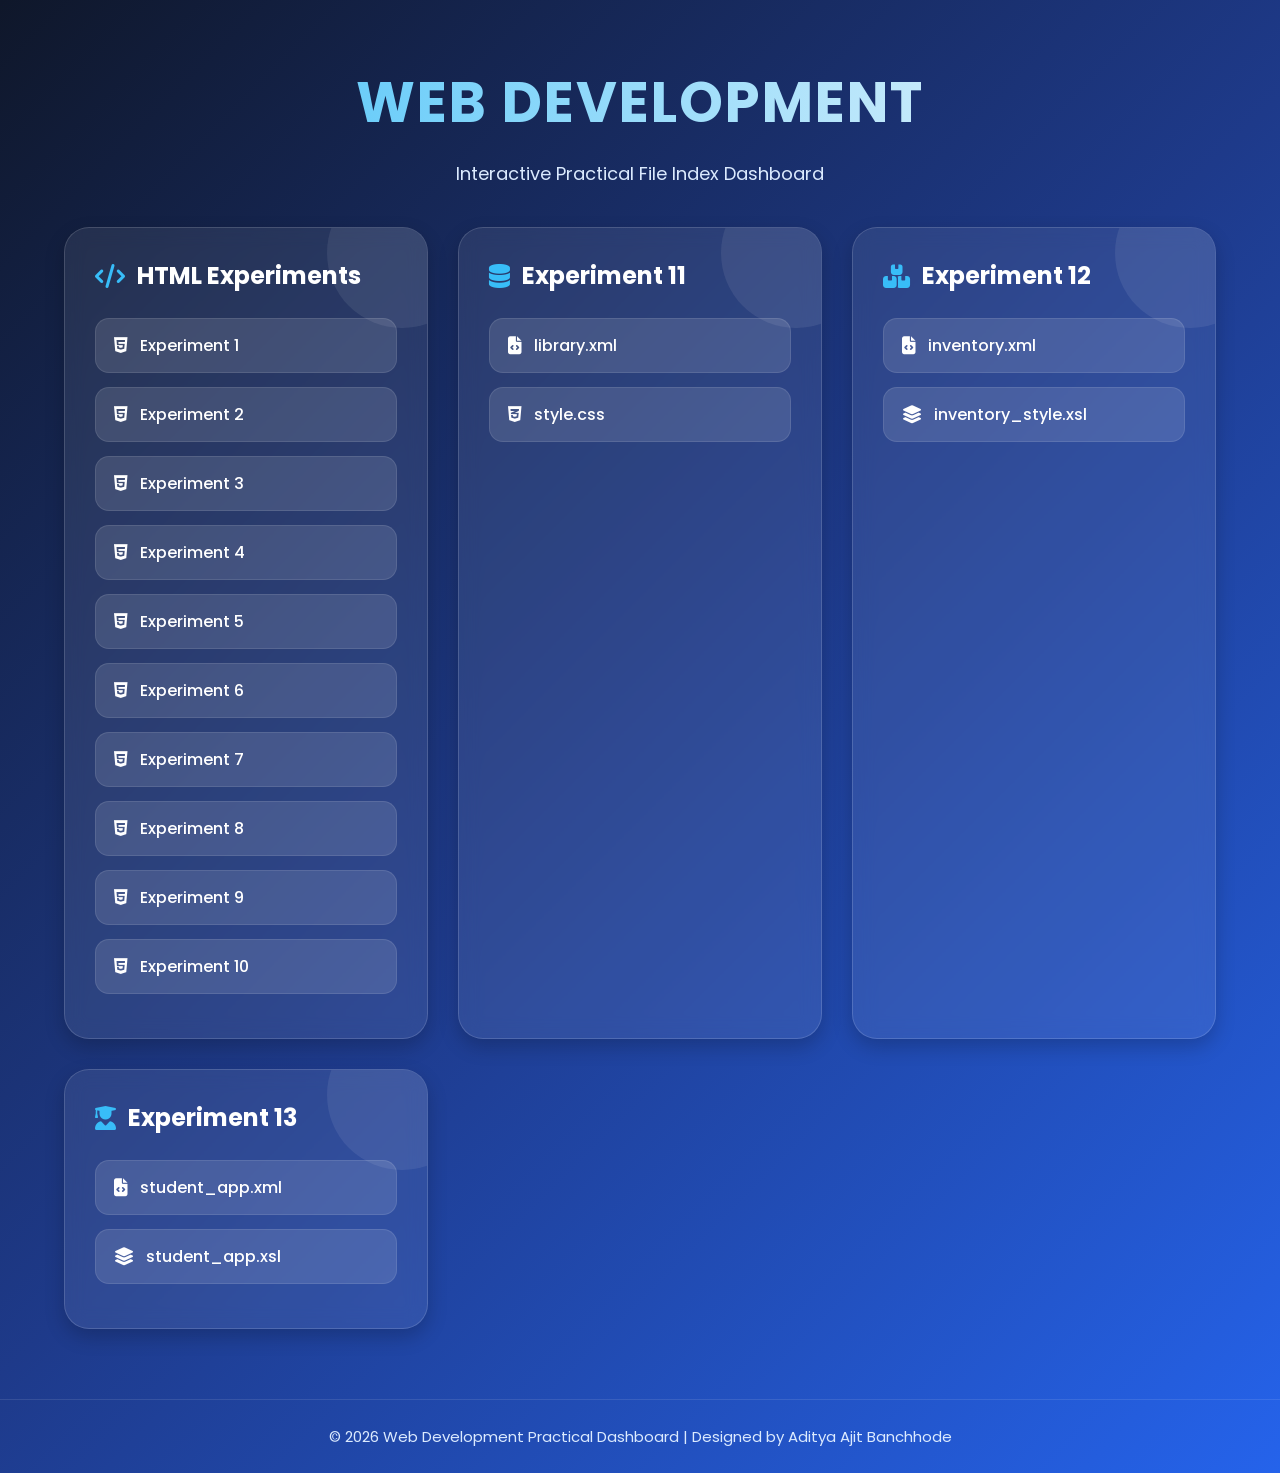
<file: index.html>
<!DOCTYPE html>
<html lang="en">
<head>
  <meta charset="UTF-8" />
  <meta name="viewport" content="width=device-width, initial-scale=1.0"/>

  <title>Web Development Experiments</title>

  <!-- Google Font -->
  <link href="https://fonts.googleapis.com/css2?family=Poppins:wght@300;400;500;600;700&display=swap" rel="stylesheet">

  <!-- Font Awesome -->
  <link rel="stylesheet"
  href="https://cdnjs.cloudflare.com/ajax/libs/font-awesome/6.5.1/css/all.min.css"/>

  <style>

    *{
      margin:0;
      padding:0;
      box-sizing:border-box;
      font-family:'Poppins',sans-serif;
    }

    body{
      background:linear-gradient(135deg,#0f172a,#1e3a8a,#2563eb);
      min-height:100vh;
      color:white;
      overflow-x:hidden;
    }

    /* HEADER */

    header{
      text-align:center;
      padding:60px 20px 40px;
    }

    header h1{
      font-size:3.5rem;
      font-weight:700;
      letter-spacing:2px;
      margin-bottom:15px;
      background:linear-gradient(to right,#38bdf8,#f8fafc);
      background-clip: text;
      -webkit-background-clip:text;
      -webkit-text-fill-color:transparent;
    }

    header p{
      font-size:18px;
      color:#dbeafe;
    }

    /* MAIN CONTAINER */

    .container{
      width:90%;
      max-width:1200px;
      margin:auto;
      display:grid;
      grid-template-columns:repeat(auto-fit,minmax(320px,1fr));
      gap:30px;
      padding-bottom:50px;
    }

    /* CARD DESIGN */

    .card{
      background:rgba(255,255,255,0.08);
      backdrop-filter:blur(10px);
      border:1px solid rgba(255,255,255,0.15);
      border-radius:25px;
      padding:30px;
      transition:0.4s;
      box-shadow:0 8px 20px rgba(0,0,0,0.2);
      position:relative;
      overflow:hidden;
    }

    .card::before{
      content:'';
      position:absolute;
      top:-50px;
      right:-50px;
      width:150px;
      height:150px;
      background:rgba(255,255,255,0.08);
      border-radius:50%;
    }

    .card:hover{
      transform:translateY(-10px) scale(1.02);
      box-shadow:0 15px 35px rgba(0,0,0,0.35);
    }

    .card h2{
      margin-bottom:25px;
      font-size:24px;
      display:flex;
      align-items:center;
      gap:12px;
      color:#ffffff;
    }

    .card h2 i{
      color:#38bdf8;
    }

    /* FILE BUTTONS */

    .file-list{
      list-style:none;
    }

    .file-list li{
      margin:14px 0;
    }

    .file-list a{
      display:flex;
      align-items:center;
      gap:12px;
      text-decoration:none;
      padding:14px 18px;
      border-radius:14px;
      background:rgba(255,255,255,0.12);
      color:white;
      font-weight:500;
      transition:0.3s;
      border:1px solid rgba(255,255,255,0.1);
    }

    .file-list a:hover{
      background:#38bdf8;
      color:#0f172a;
      transform:translateX(8px);
    }

    .file-list a i{
      font-size:18px;
    }

    /* FOOTER */

    footer{
      text-align:center;
      padding:25px;
      color:#dbeafe;
      font-size:15px;
      margin-top:20px;
      border-top:1px solid rgba(255,255,255,0.1);
    }

    /* RESPONSIVE */

    @media(max-width:768px){

      header h1{
        font-size:2.4rem;
      }

      .container{
        width:95%;
      }

    }

  </style>
</head>

<body>

  <!-- HEADER -->

  <header>
    <h1>WEB DEVELOPMENT</h1>
    <p>Interactive Practical File Index Dashboard</p>
  </header>

  <!-- CONTENT -->

  <div class="container">

    <!-- HTML EXPERIMENTS -->

    <div class="card">

      <h2>
        <i class="fa-solid fa-code"></i>
        HTML Experiments
      </h2>

      <ul class="file-list">

        <li><a href="exp_1.html" target="_blank">
          <i class="fa-brands fa-html5"></i> Experiment 1
        </a></li>

        <li><a href="exp_2.html" target="_blank">
          <i class="fa-brands fa-html5"></i> Experiment 2
        </a></li>

        <li><a href="exp_3.html" target="_blank">
          <i class="fa-brands fa-html5"></i> Experiment 3
        </a></li>

        <li><a href="exp_4.html" target="_blank">
          <i class="fa-brands fa-html5"></i> Experiment 4
        </a></li>

        <li><a href="exp_5.html" target="_blank">
          <i class="fa-brands fa-html5"></i> Experiment 5
        </a></li>

        <li><a href="exp_6.html" target="_blank">
          <i class="fa-brands fa-html5"></i> Experiment 6
        </a></li>

        <li><a href="exp_7.html" target="_blank">
          <i class="fa-brands fa-html5"></i> Experiment 7
        </a></li>

        <li><a href="exp_8.html" target="_blank">
          <i class="fa-brands fa-html5"></i> Experiment 8
        </a></li>

        <li><a href="exp_9.html" target="_blank">
          <i class="fa-brands fa-html5"></i> Experiment 9
        </a></li>

        <li><a href="exp_10.html" target="_blank">
          <i class="fa-brands fa-html5"></i> Experiment 10
        </a></li>

      </ul>
    </div>

    <!-- EXP 11 -->

    <div class="card">

      <h2>
        <i class="fa-solid fa-database"></i>
        Experiment 11
      </h2>

      <ul class="file-list">

        <li>
          <a href="exp 11/library.xml" target="_blank">
            <i class="fa-solid fa-file-code"></i>
            library.xml
          </a>
        </li>

        <li>
          <a href="exp 11/style.css" target="_blank">
            <i class="fa-brands fa-css3-alt"></i>
            style.css
          </a>
        </li>

      </ul>
    </div>

    <!-- EXP 12 -->

    <div class="card">

      <h2>
        <i class="fa-solid fa-boxes-stacked"></i>
        Experiment 12
      </h2>

      <ul class="file-list">

        <li>
          <a href="exp 12/inventory.xml" target="_blank">
            <i class="fa-solid fa-file-code"></i>
            inventory.xml
          </a>
        </li>

        <li>
          <a href="exp 12/inventory_style.xsl" target="_blank">
            <i class="fa-solid fa-layer-group"></i>
            inventory_style.xsl
          </a>
        </li>

      </ul>
    </div>

    <!-- EXP 13 -->

    <div class="card">

      <h2>
        <i class="fa-solid fa-user-graduate"></i>
        Experiment 13
      </h2>

      <ul class="file-list">

        <li>
          <a href="exp 13/student_app.xml" target="_blank">
            <i class="fa-solid fa-file-code"></i>
            student_app.xml
          </a>
        </li>

        <li>
          <a href="exp 13/student_app.xsl" target="_blank">
            <i class="fa-solid fa-layer-group"></i>
            student_app.xsl
          </a>
        </li>

      </ul>
    </div>

  </div>

  <!-- FOOTER -->

  <footer>
    © 2026 Web Development Practical Dashboard | Designed by Aditya Ajit Banchhode
  </footer>

</body>
</html>
</file>
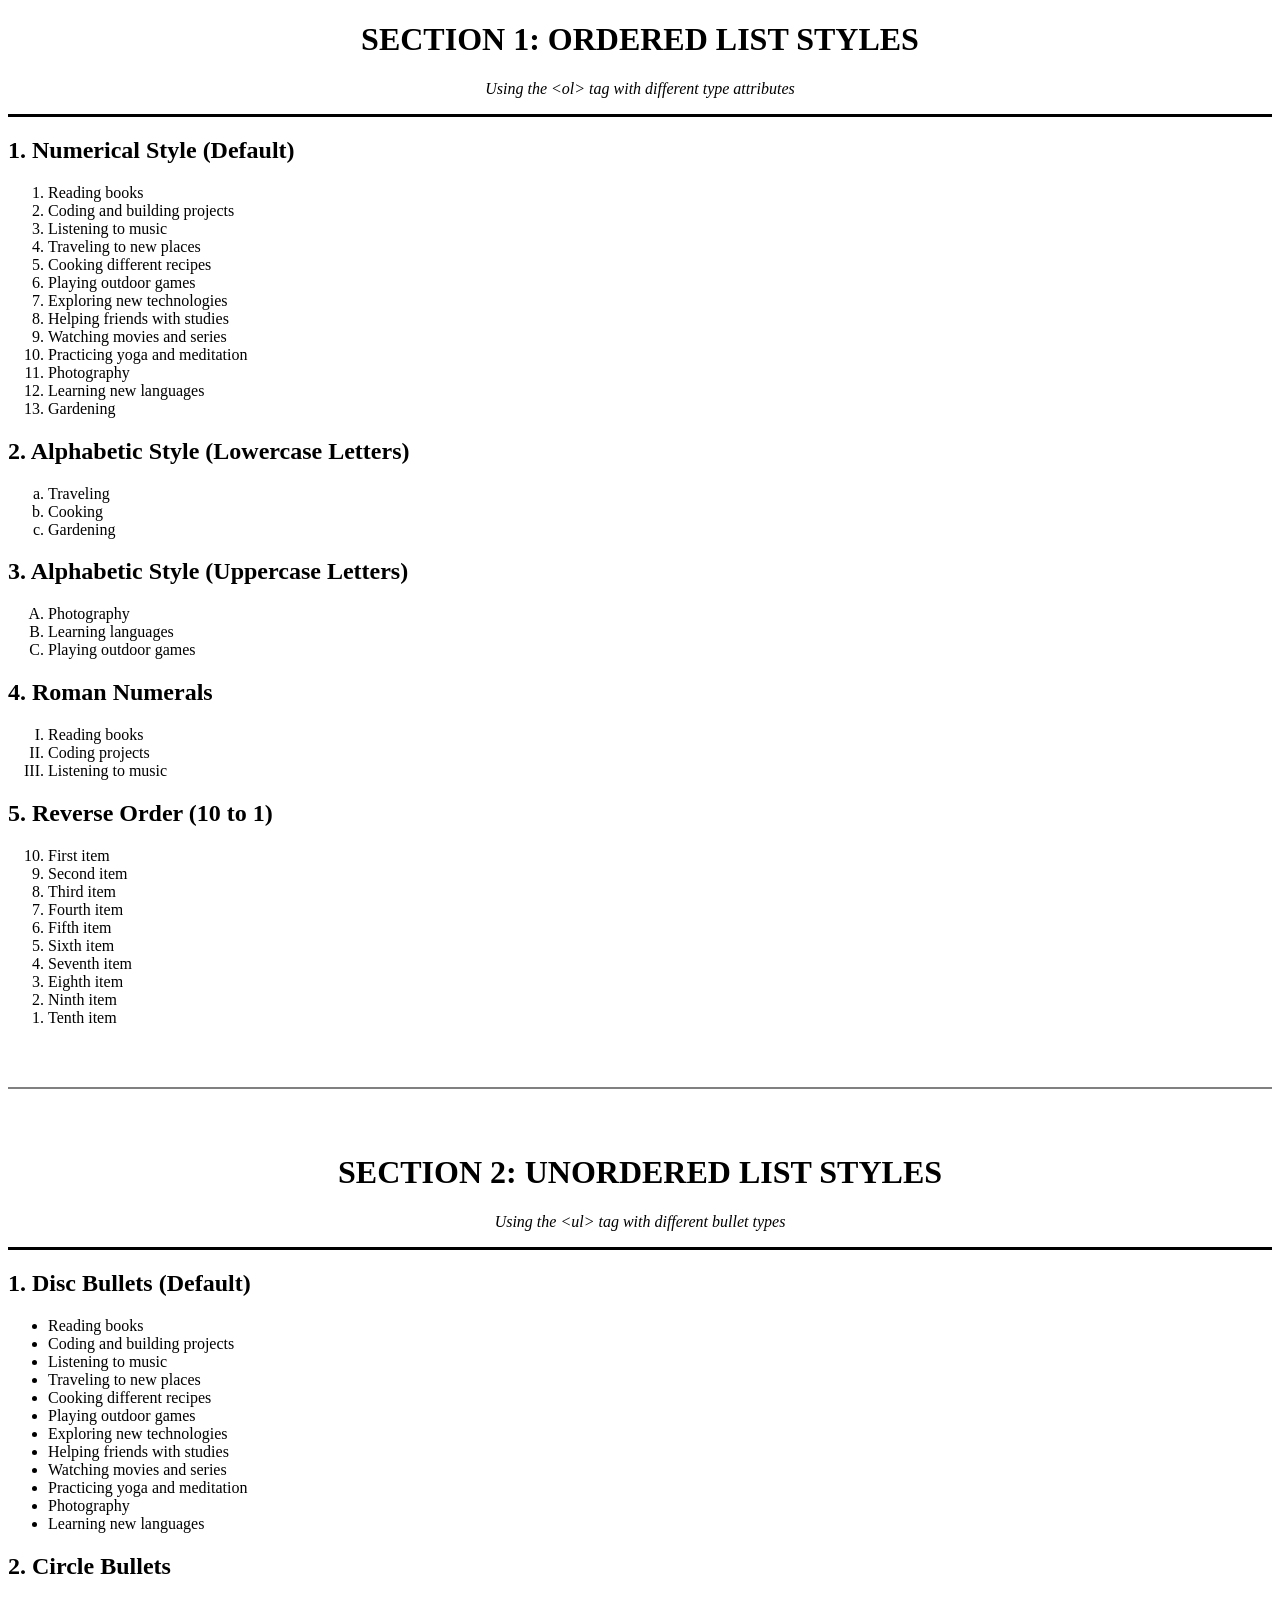
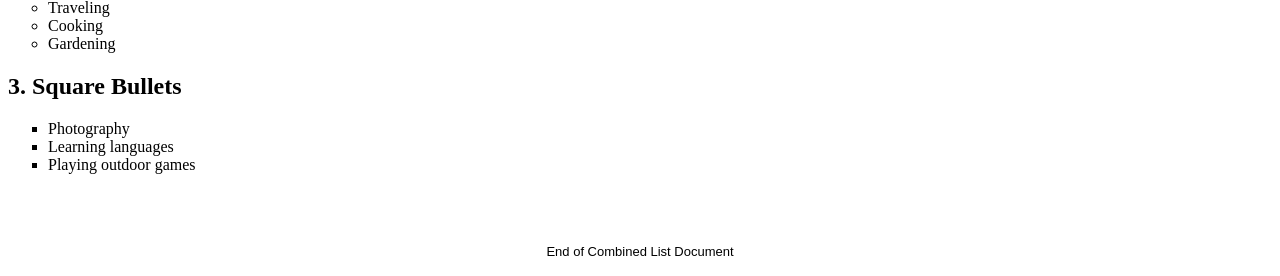
<file: exp_4.html>
<!DOCTYPE html>
<html lang="en">
<head>
    <meta charset="UTF-8">
    <title>Combined HTML Lists - Pure HTML</title>
</head>
<body bgcolor="#FFFFFF">

    <!-- PART 1: ORDERED LISTS SECTION -->
    <center>
        <h1>SECTION 1: ORDERED LIST STYLES</h1>
        <p><i>Using the &lt;ol&gt; tag with different type attributes</i></p>
    </center>
    
    <hr size="3" color="black">

    <h2>1. Numerical Style (Default)</h2>
    <ol type="1">
        <li>Reading books</li>
        <li>Coding and building projects</li>
        <li>Listening to music</li>
        <li>Traveling to new places</li>
        <li>Cooking different recipes</li>
        <li>Playing outdoor games</li>
        <li>Exploring new technologies</li>
        <li>Helping friends with studies</li>
        <li>Watching movies and series</li>
        <li>Practicing yoga and meditation</li>
        <li>Photography</li>
        <li>Learning new languages</li>
        <li>Gardening</li>
    </ol>

    <h2>2. Alphabetic Style (Lowercase Letters)</h2>
    <ol type="a">
        <li>Traveling</li>
        <li>Cooking</li>
        <li>Gardening</li>
    </ol>

    <h2>3. Alphabetic Style (Uppercase Letters)</h2>
    <ol type="A">
        <li>Photography</li>
        <li>Learning languages</li>
        <li>Playing outdoor games</li>
    </ol>

    <h2>4. Roman Numerals</h2>
    <ol type="I">
        <li>Reading books</li>
        <li>Coding projects</li>
        <li>Listening to music</li>
    </ol>

    <h2>5. Reverse Order (10 to 1)</h2>
    <ol type="1" start="10" reversed>
        <li>First item</li>
        <li>Second item</li>
        <li>Third item</li>
        <li>Fourth item</li>
        <li>Fifth item</li>
        <li>Sixth item</li>
        <li>Seventh item</li>
        <li>Eighth item</li>
        <li>Ninth item</li>
        <li>Tenth item</li>
    </ol>

    <br><br>
    <!-- VISUAL SEPARATOR -->
    <hr border="5" color="gray">
    <br><br>

    <!-- PART 2: UNORDERED LISTS SECTION -->
    <center>
        <h1>SECTION 2: UNORDERED LIST STYLES</h1>
        <p><i>Using the &lt;ul&gt; tag with different bullet types</i></p>
    </center>

    <hr size="3" color="black">

    <h2>1. Disc Bullets (Default)</h2>
    <ul type="disc">
        <li>Reading books</li>
        <li>Coding and building projects</li>
        <li>Listening to music</li>
        <li>Traveling to new places</li>
        <li>Cooking different recipes</li>
        <li>Playing outdoor games</li>
        <li>Exploring new technologies</li>
        <li>Helping friends with studies</li>
        <li>Watching movies and series</li>
        <li>Practicing yoga and meditation</li>
        <li>Photography</li>
        <li>Learning new languages</li>
    </ul>

    <h2>2. Circle Bullets</h2>
    <ul type="circle">
        <li>Traveling</li>
        <li>Cooking</li>
        <li>Gardening</li>
    </ul>

    <h2>3. Square Bullets</h2>
    <ul type="square">
        <li>Photography</li>
        <li>Learning languages</li>
        <li>Playing outdoor games</li>
    </ul>

    <br><br>
    <center>
        <p><font size="2" face="Arial">End of Combined List Document</font></p>
    </center>

</body>
</html>
</file>
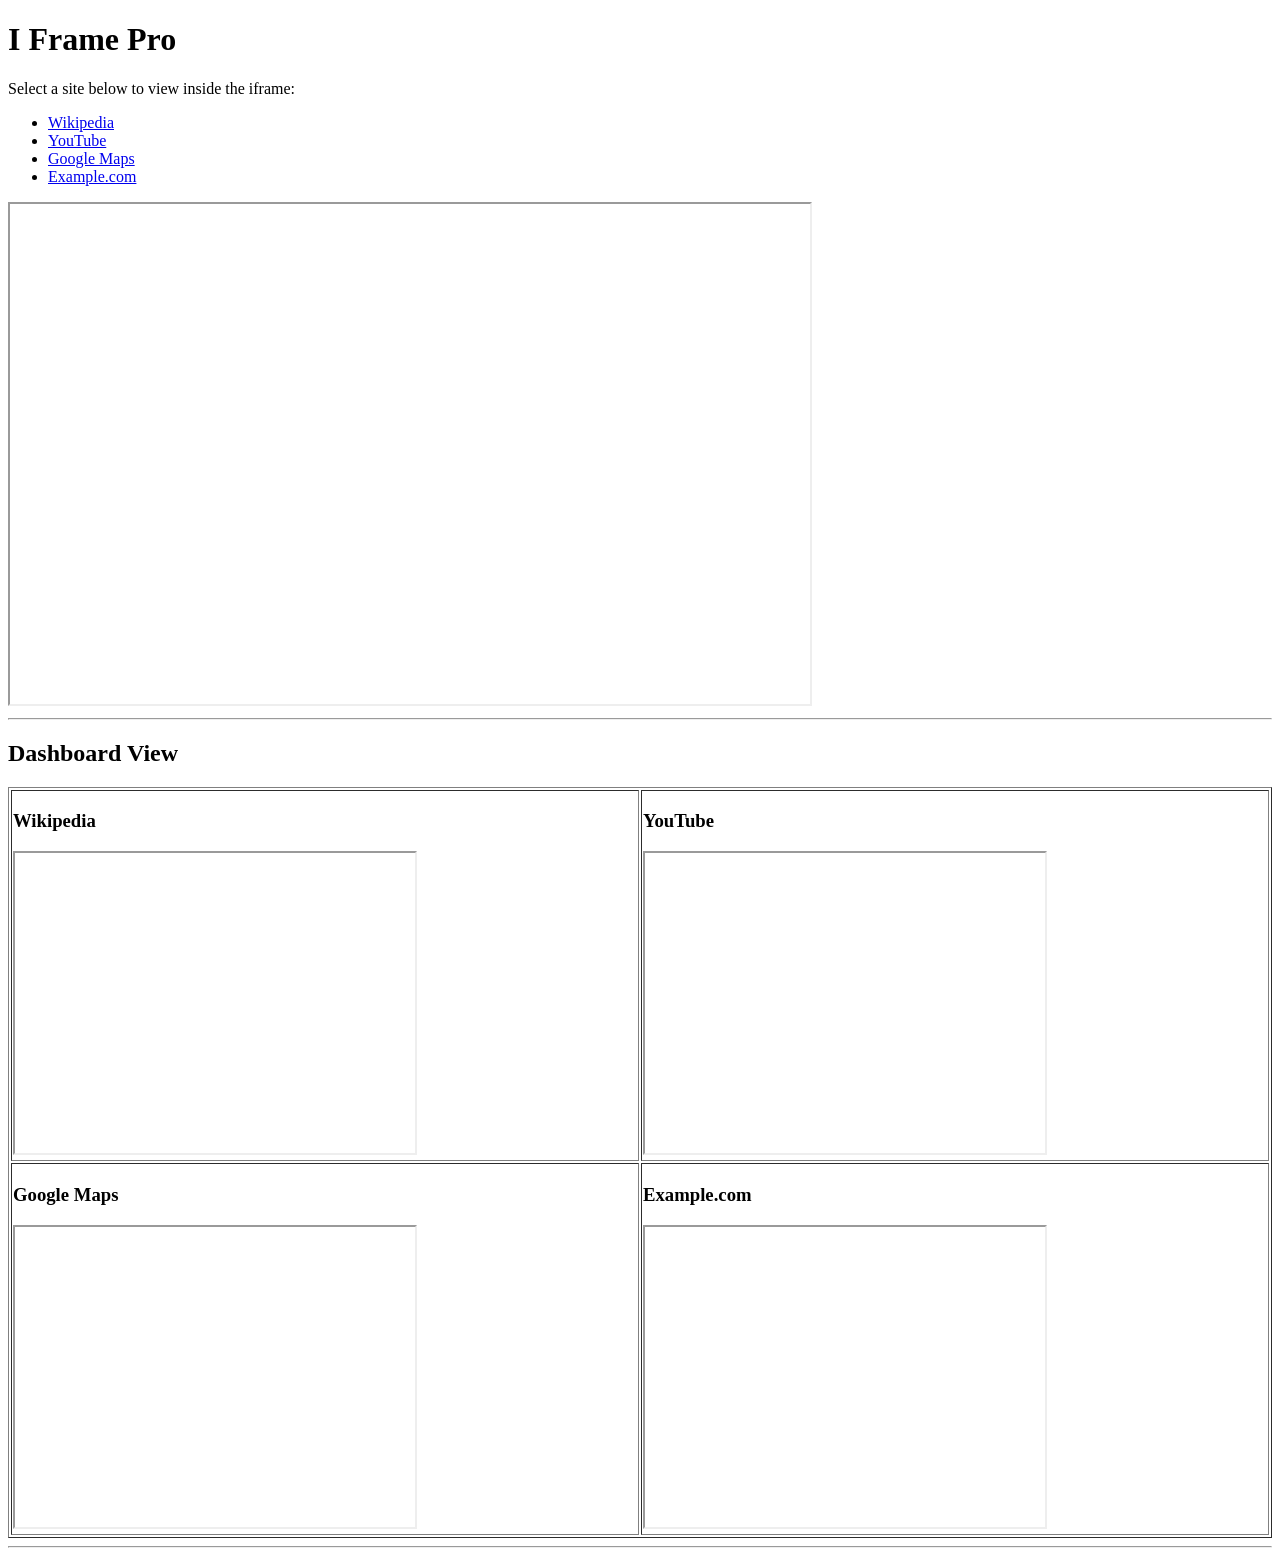
<file: exp_6.html>
<!DOCTYPE html>
<html lang="en">
<head>
  <meta charset="UTF-8">
  <title>Big Iframe Program</title>
</head>
<body>
  <h1>I Frame Pro</h1>
  <p>Select a site below to view inside the iframe:</p>

  <!-- Navigation links -->
  <ul>
    <li><a href="https://www.wikipedia.org" target="mainFrame">Wikipedia</a></li>
    <li><a href="https://www.youtube.com" target="mainFrame">YouTube</a></li>
    <li><a href="https://www.google.com/maps" target="mainFrame">Google Maps</a></li>
    <li><a href="https://www.example.com" target="mainFrame">Example.com</a></li>
  </ul>

  <!-- Main iframe -->
  <iframe name="mainFrame" src="https://www.wikipedia.org" width="800" height="500"></iframe>

  <hr>

  <!-- Multiple iframes for dashboard-style view -->
  <h2>Dashboard View</h2>
  <table border="1" width="100%">
    <tr>
      <td>
        <h3>Wikipedia</h3>
        <iframe src="https://www.wikipedia.org" width="400" height="300"></iframe>
      </td>
      <td>
        <h3>YouTube</h3>
        <iframe src="https://www.youtube.com" width="400" height="300"></iframe>
      </td>
    </tr>
    <tr>
      <td>
        <h3>Google Maps</h3>
        <iframe src="https://www.google.com/maps" width="400" height="300"></iframe>
      </td>
      <td>
        <h3>Example.com</h3>
        <iframe src="https://www.example.com" width="400" height="300"></iframe>
      </td>
    </tr>
  </table>

  <hr>

</body>
</html>
</file>
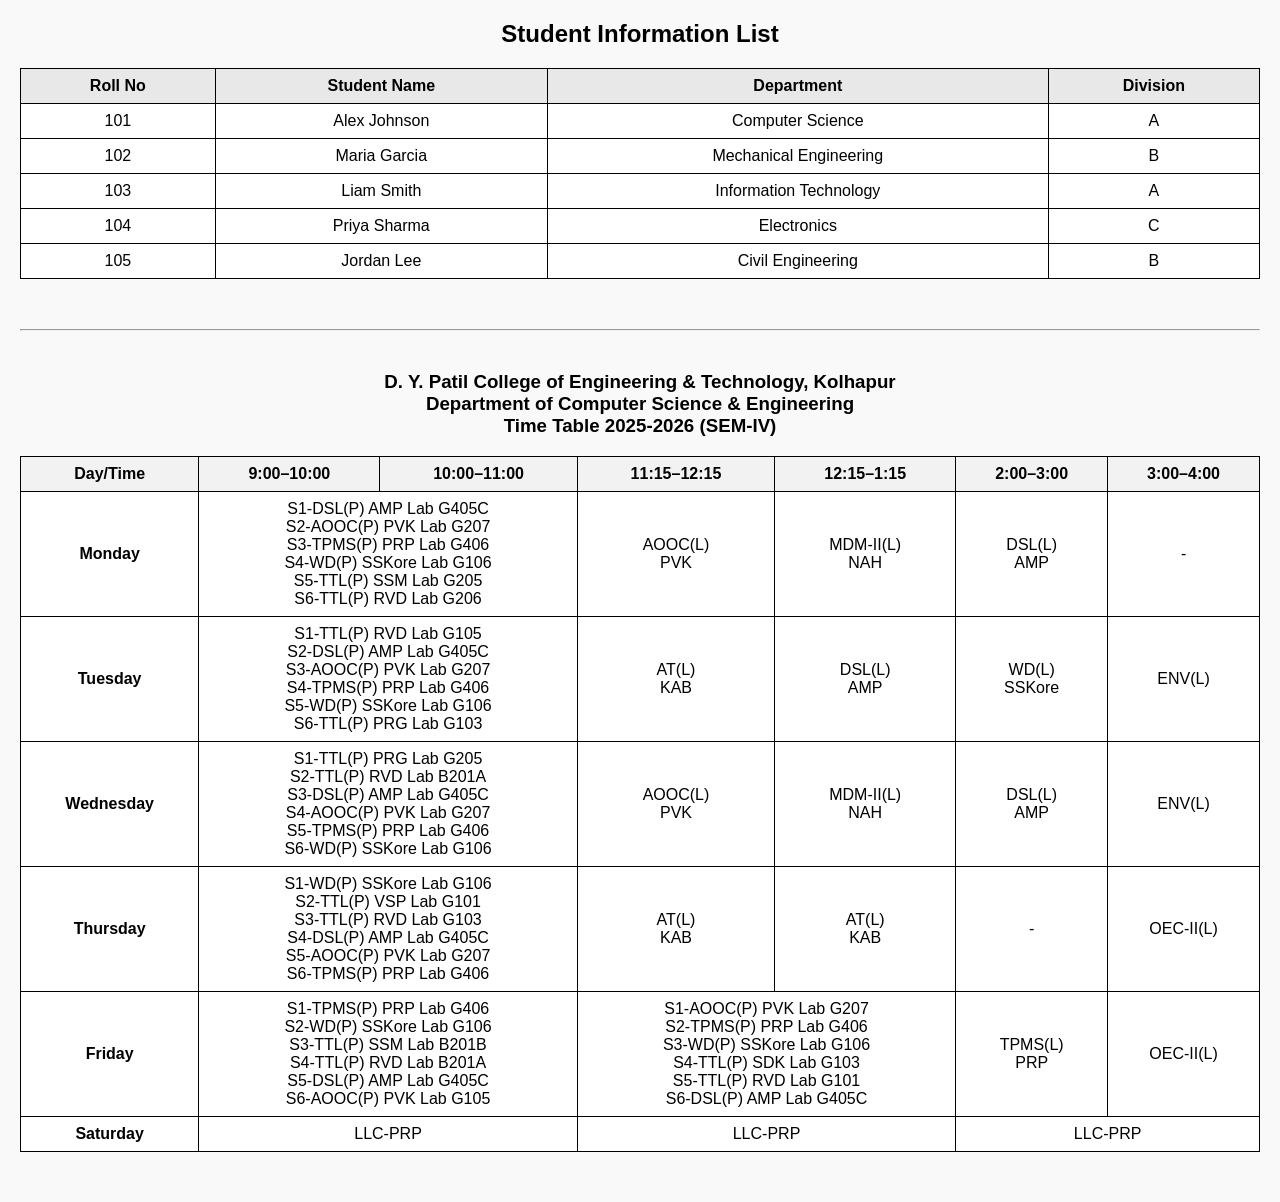
<file: exp_8.html>
<!DOCTYPE html>
<html lang="en">
<head>
    <meta charset="UTF-8">
    <title>Academic Records and Time Table</title>
    <style>
        body {
            font-family: Arial, sans-serif;
            margin: 20px;
            background-color: #f9f9f9;
        }
        
        table {
            border-collapse: collapse;
            width: 100%;
            text-align: center;
            background-color: #fff;
            margin-bottom: 50px;
        }
        
        th, td {
            border: 1px solid black;
            padding: 8px;
        }
        
        th {
            background: #f2f2f2;
        }

        .timetable-header {
            margin-top: 40px;
        }

        .break {
            writing-mode: vertical-rl;
            font-weight: bold;
        }

        /* Styling for the first table specifically */
        .student-table th {
            background-color: #e8e8e8;
        }
    </style>
</head>
<body>

    <!-- SECTION 1: STUDENT DATA TABLE -->
    <h2 align="center">Student Information List</h2>

    <table class="student-table">
        <thead>
            <tr>
                <th>Roll No</th>
                <th>Student Name</th>
                <th>Department</th>
                <th>Division</th>
            </tr>
        </thead>
        <tbody>
            <tr>
                <td>101</td>
                <td>Alex Johnson</td>
                <td>Computer Science</td>
                <td>A</td>
            </tr>
            <tr>
                <td>102</td>
                <td>Maria Garcia</td>
                <td>Mechanical Engineering</td>
                <td>B</td>
            </tr>
            <tr>
                <td>103</td>
                <td>Liam Smith</td>
                <td>Information Technology</td>
                <td>A</td>
            </tr>
            <tr>
                <td>104</td>
                <td>Priya Sharma</td>
                <td>Electronics</td>
                <td>C</td>
            </tr>
            <tr>
                <td>105</td>
                <td>Jordan Lee</td>
                <td>Civil Engineering</td>
                <td>B</td>
            </tr>
        </tbody>
    </table>

    <hr>

    <!-- SECTION 2: TIME TABLE -->
    <div class="timetable-header">
        <h3 align="center">
            D. Y. Patil College of Engineering & Technology, Kolhapur<br>
            Department of Computer Science & Engineering<br>
            Time Table 2025-2026 (SEM-IV)
        </h3>
    </div>

    <table>
        <tr>
            <th>Day/Time</th>
            <th>9:00–10:00</th>
            <th>10:00–11:00</th>
            <th>11:15–12:15</th>
            <th>12:15–1:15</th>
            <th>2:00–3:00</th>
            <th>3:00–4:00</th>
        </tr>

        <tr>
            <td><b>Monday</b></td>
            <td colspan="2">
                S1-DSL(P) AMP Lab G405C<br>
                S2-AOOC(P) PVK Lab G207<br>
                S3-TPMS(P) PRP Lab G406<br>
                S4-WD(P) SSKore Lab G106<br>
                S5-TTL(P) SSM Lab G205<br>
                S6-TTL(P) RVD Lab G206
            </td>
            <td>AOOC(L)<br>PVK</td>
            <td>MDM-II(L)<br>NAH</td>
            <td>DSL(L)<br>AMP</td>
            <td>-</td>
        </tr>

        <tr>
            <td><b>Tuesday</b></td>
            <td colspan="2">
                S1-TTL(P) RVD Lab G105<br>
                S2-DSL(P) AMP Lab G405C<br>
                S3-AOOC(P) PVK Lab G207<br>
                S4-TPMS(P) PRP Lab G406<br>
                S5-WD(P) SSKore Lab G106<br>
                S6-TTL(P) PRG Lab G103
            </td>
            <td>AT(L)<br>KAB</td>
            <td>DSL(L)<br>AMP</td>
            <td>WD(L)<br>SSKore</td>
            <td>ENV(L)</td>
        </tr>

        <tr>
            <td><b>Wednesday</b></td>
            <td colspan="2">
                S1-TTL(P) PRG Lab G205<br>
                S2-TTL(P) RVD Lab B201A<br>
                S3-DSL(P) AMP Lab G405C<br>
                S4-AOOC(P) PVK Lab G207<br>
                S5-TPMS(P) PRP Lab G406<br>
                S6-WD(P) SSKore Lab G106
            </td>
            <td>AOOC(L)<br>PVK</td>
            <td>MDM-II(L)<br>NAH</td>
            <td>DSL(L)<br>AMP</td>
            <td>ENV(L)</td>
        </tr>

        <tr>
            <td><b>Thursday</b></td>
            <td colspan="2">
                S1-WD(P) SSKore Lab G106<br>
                S2-TTL(P) VSP Lab G101<br>
                S3-TTL(P) RVD Lab G103<br>
                S4-DSL(P) AMP Lab G405C<br>
                S5-AOOC(P) PVK Lab G207<br>
                S6-TPMS(P) PRP Lab G406
            </td>
            <td>AT(L)<br>KAB</td>
            <td>AT(L)<br>KAB</td>
            <td>-</td>
            <td>OEC-II(L)</td>
        </tr>

        <tr>
            <td><b>Friday</b></td>
            <td colspan="2">
                S1-TPMS(P) PRP Lab G406<br>
                S2-WD(P) SSKore Lab G106<br>
                S3-TTL(P) SSM Lab B201B<br>
                S4-TTL(P) RVD Lab B201A<br>
                S5-DSL(P) AMP Lab G405C<br>
                S6-AOOC(P) PVK Lab G105
            </td>
            <td colspan="2">
                S1-AOOC(P) PVK Lab G207<br>
                S2-TPMS(P) PRP Lab G406<br>
                S3-WD(P) SSKore Lab G106<br>
                S4-TTL(P) SDK Lab G103<br>
                S5-TTL(P) RVD Lab G101<br>
                S6-DSL(P) AMP Lab G405C
            </td>
            <td>TPMS(L)<br>PRP</td>
            <td>OEC-II(L)</td>
        </tr>

        <tr>
            <td><b>Saturday</b></td>
            <td colspan="2">LLC-PRP</td>
            <td colspan="2">LLC-PRP</td>
            <td colspan="2">LLC-PRP</td>
        </tr>
    </table>

</body>
</html>
</file>
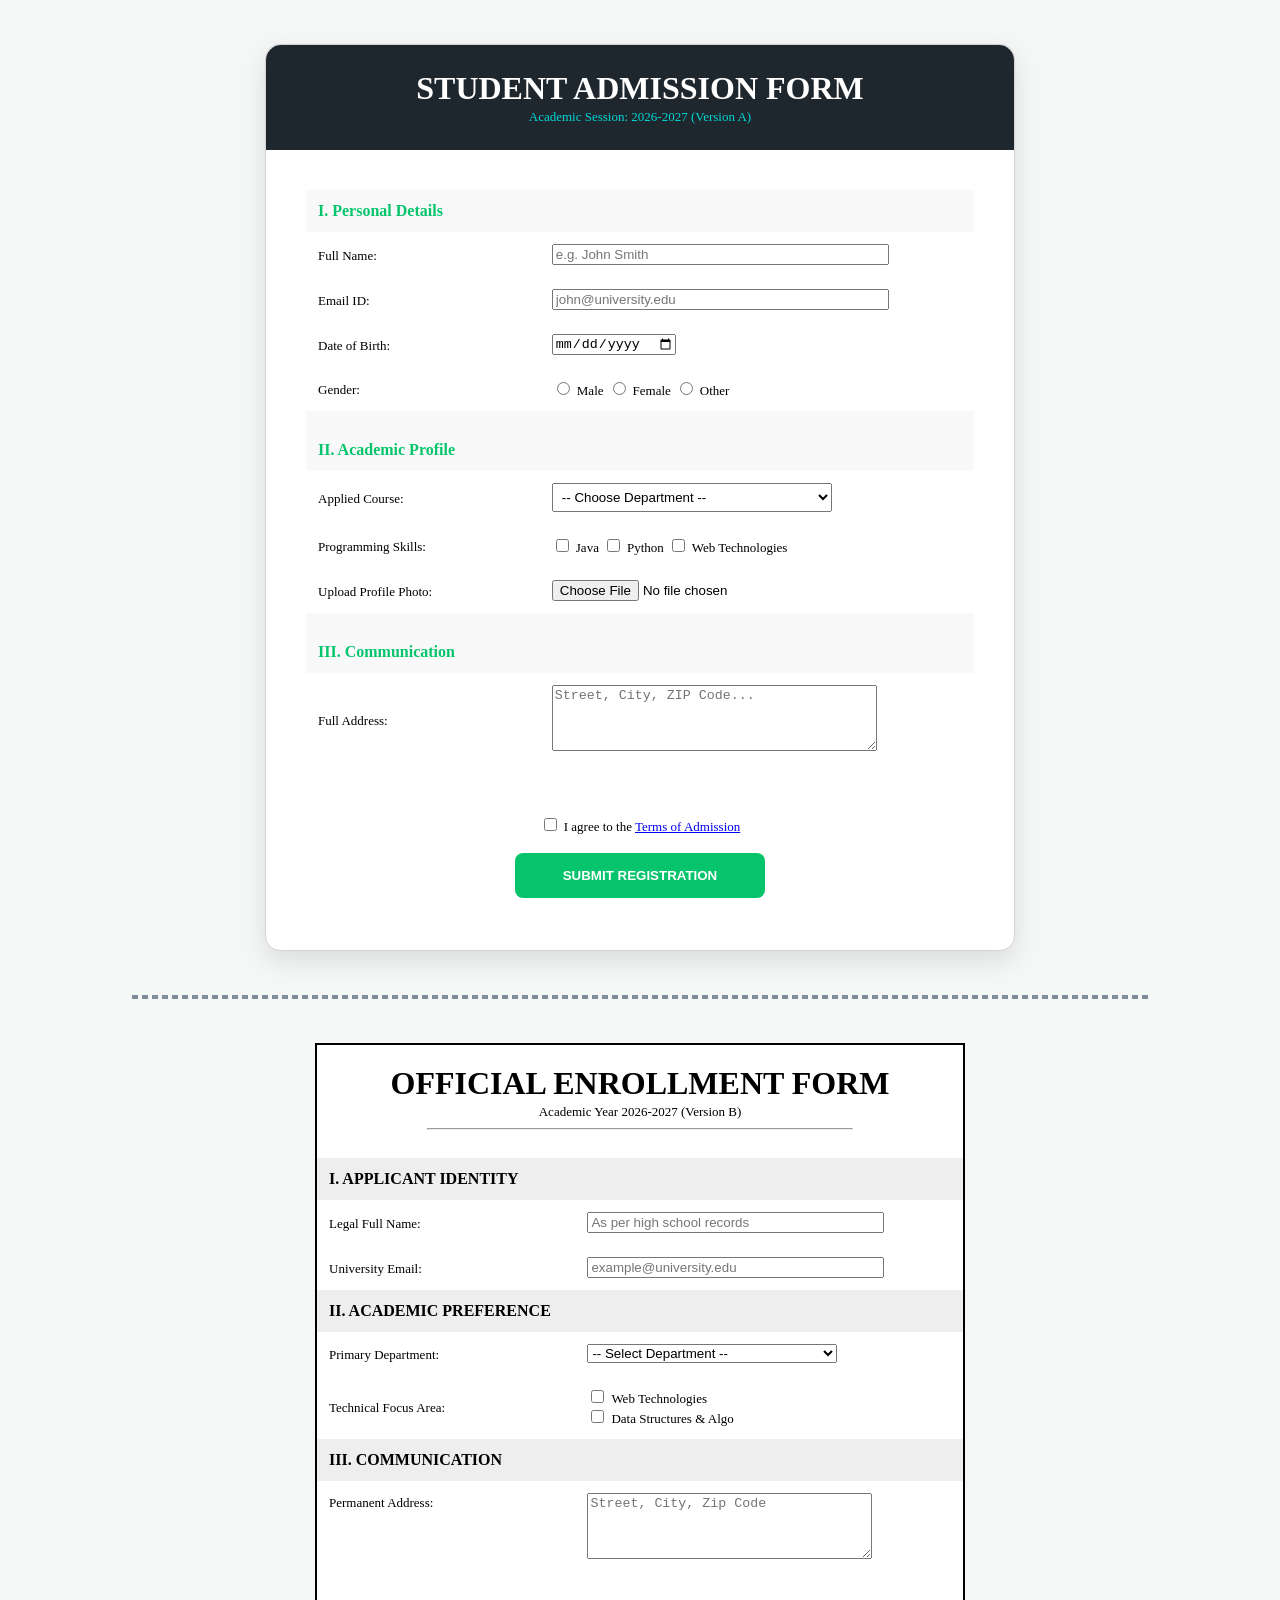
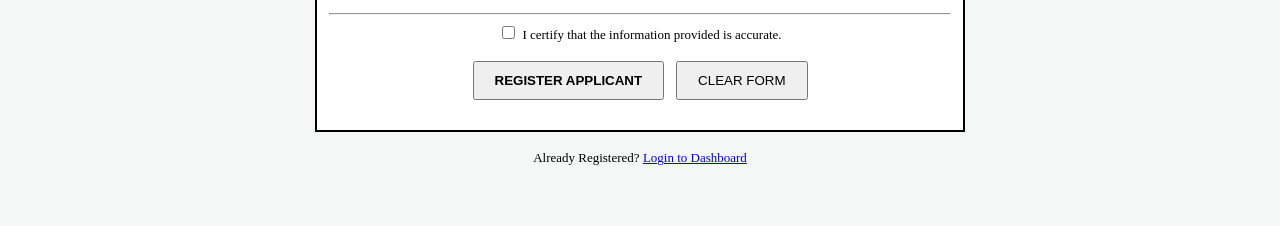
<file: exp_9.html>
<!DOCTYPE html>
<html>
<head>
    <title>Combined University Admission Portals</title>
</head>
<body bgcolor="#f4f7f6">

    <!-- START OF FORM 1: MODERN PORTAL -->
    <center>
        <br><br>
        <table width="750" border="0" cellpadding="0" cellspacing="0" bgcolor="#ffffff" style="border: 1px solid #d1d1d1; border-radius: 15px; box-shadow: 0px 10px 25px rgba(0,0,0,0.1);">
            
            <tr bgcolor="#1e272e">
                <td align="center" style="padding: 25px; border-top-left-radius: 15px; border-top-right-radius: 15px;">
                    <font face="Verdana" color="#ffffff" size="6"><b>STUDENT ADMISSION FORM</b></font><br>
                    <font face="Verdana" color="#00d8d6" size="2">Academic Session: 2026-2027 (Version A)</font>
                </td>
            </tr>

            <tr>
                <td style="padding: 40px;">
                    <form action="/submit_registration" method="post" enctype="multipart/form-data">
                        
                        <table width="100%" border="0" cellpadding="12" cellspacing="0">
                            <tr>
                                <td colspan="2" bgcolor="#f9f9f9">
                                    <font face="Verdana" color="#05c46b"><b>I. Personal Details</b></font>
                                </td>
                            </tr>
                            <tr>
                                <td width="35%"><font face="Verdana" size="2">Full Name:</font></td>
                                <td><input type="text" name="full_name" placeholder="e.g. John Smith" size="40" required></td>
                            </tr>
                            <tr>
                                <td><font face="Verdana" size="2">Email ID:</font></td>
                                <td><input type="email" name="user_email" placeholder="john@university.edu" size="40" required></td>
                            </tr>
                            <tr>
                                <td><font face="Verdana" size="2">Date of Birth:</font></td>
                                <td><input type="date" name="dob" required></td>
                            </tr>
                            <tr>
                                <td><font face="Verdana" size="2">Gender:</font></td>
                                <td>
                                    <input type="radio" name="gender" value="m"> <font face="Verdana" size="2">Male</font>
                                    <input type="radio" name="gender" value="f"> <font face="Verdana" size="2">Female</font>
                                    <input type="radio" name="gender" value="o"> <font face="Verdana" size="2">Other</font>
                                </td>
                            </tr>

                            <tr>
                                <td colspan="2" bgcolor="#f9f9f9">
                                    <br><font face="Verdana" color="#05c46b"><b>II. Academic Profile</b></font>
                                </td>
                            </tr>
                            <tr>
                                <td><font face="Verdana" size="2">Applied Course:</font></td>
                                <td>
                                    <select name="course_select" style="padding: 5px; width: 280px;">
                                        <option value="">-- Choose Department --</option>
                                        <option value="cse">Computer Science Engineering</option>
                                        <option value="ai">Artificial Intelligence & ML</option>
                                        <option value="me">Mechanical Engineering</option>
                                        <option value="biotech">Biotechnology</option>
                                    </select>
                                </td>
                            </tr>
                            <tr>
                                <td><font face="Verdana" size="2">Programming Skills:</font></td>
                                <td>
                                    <input type="checkbox" name="skill_java"> <font face="Verdana" size="2">Java</font>
                                    <input type="checkbox" name="skill_py"> <font face="Verdana" size="2">Python</font>
                                    <input type="checkbox" name="skill_web"> <font face="Verdana" size="2">Web Technologies</font>
                                </td>
                            </tr>
                            <tr>
                                <td><font face="Verdana" size="2">Upload Profile Photo:</font></td>
                                <td><input type="file" name="user_photo"></td>
                            </tr>

                            <tr>
                                <td colspan="2" bgcolor="#f9f9f9">
                                    <br><font face="Verdana" color="#05c46b"><b>III. Communication</b></font>
                                </td>
                            </tr>
                            <tr>
                                <td><font face="Verdana" size="2">Full Address:</font></td>
                                <td><textarea name="address" rows="4" cols="38" placeholder="Street, City, ZIP Code..."></textarea></td>
                            </tr>

                            <tr>
                                <td colspan="2" align="center">
                                    <br><br>
                                    <input type="checkbox" name="terms" required> 
                                    <font face="Verdana" size="2">I agree to the <a href="#">Terms of Admission</a></font>
                                    <br><br>
                                    <input type="submit" value="SUBMIT REGISTRATION" style="height: 45px; width: 250px; background-color: #05c46b; color: white; border: none; border-radius: 8px; font-weight: bold; cursor: pointer;">
                                </td>
                            </tr>
                        </table>
                    </form>
                </td>
            </tr>
        </table>
    </center>
    <!-- END OF FORM 1 -->

    <br><br>
    <hr style="border: 2px dashed #808e9b; width: 80%;">
    <br><br>

    <!-- START OF FORM 2: CLASSIC PORTAL -->
    <center>
        <table width="650" border="1" cellpadding="0" cellspacing="0" bordercolor="#000000" bgcolor="#FFFFFF">
            <tr>
                <td>
                    <table width="100%" border="0" cellpadding="20" cellspacing="0">
                        <tr>
                            <td align="center">
                                <font face="Verdana" size="6"><b>OFFICIAL ENROLLMENT FORM</b></font><br>
                                <font face="Verdana" size="2">Academic Year 2026-2027 (Version B)</font>
                                <hr width="70%">
                            </td>
                        </tr>
                    </table>

                    <form action="/submit" method="post" enctype="multipart/form-data">
                        <table width="100%" border="0" cellpadding="12" cellspacing="0">
                            
                            <tr bgcolor="#EEEEEE">
                                <td colspan="2"><font face="Verdana" size="3"><b>I. APPLICANT IDENTITY</b></font></td>
                            </tr>
                            <tr>
                                <td width="40%"><font face="Verdana" size="2">Legal Full Name:</font></td>
                                <td><input type="text" name="fname" size="35" placeholder="As per high school records" required></td>
                            </tr>
                            <tr>
                                <td><font face="Verdana" size="2">University Email:</font></td>
                                <td><input type="email" name="u_email" size="35" placeholder="example@university.edu" required></td>
                            </tr>

                            <tr bgcolor="#EEEEEE">
                                <td colspan="2"><font face="Verdana" size="3"><b>II. ACADEMIC PREFERENCE</b></font></td>
                            </tr>
                            <tr>
                                <td><font face="Verdana" size="2">Primary Department:</font></td>
                                <td>
                                    <select name="dept" style="width: 250px;">
                                        <option value="">-- Select Department --</option>
                                        <option value="cs">Computer Science Engineering</option>
                                        <option value="it">Information Technology</option>
                                    </select>
                                </td>
                            </tr>
                            <tr>
                                <td><font face="Verdana" size="2">Technical Focus Area:</font></td>
                                <td>
                                    <input type="checkbox" name="skill1"> <font face="Verdana" size="2">Web Technologies</font><br>
                                    <input type="checkbox" name="skill2"> <font face="Verdana" size="2">Data Structures & Algo</font>
                                </td>
                            </tr>

                            <tr bgcolor="#EEEEEE">
                                <td colspan="2"><font face="Verdana" size="3"><b>III. COMMUNICATION</b></font></td>
                            </tr>
                            <tr>
                                <td valign="top"><font face="Verdana" size="2">Permanent Address:</font></td>
                                <td><textarea name="address" rows="4" cols="33" placeholder="Street, City, Zip Code"></textarea></td>
                            </tr>

                            <tr>
                                <td colspan="2" align="center">
                                    <br><hr>
                                    <input type="checkbox" name="confirm" required> 
                                    <font face="Verdana" size="2">I certify that the information provided is accurate.</font>
                                    <br><br>
                                    <input type="submit" value="REGISTER APPLICANT" style="padding: 10px 20px; cursor: pointer; font-weight: bold;">
                                    &nbsp;
                                    <input type="reset" value="CLEAR FORM" style="padding: 10px 20px; cursor: pointer;">
                                    <br><br>
                                </td>
                            </tr>
                        </table>
                    </form>
                </td>
            </tr>
        </table>
        <p><font face="Verdana" size="2">Already Registered? <a href="#">Login to Dashboard</a></font></p>
    </center>
    <!-- END OF FORM 2 -->

    <br><br>
</body>
</html>
</file>
